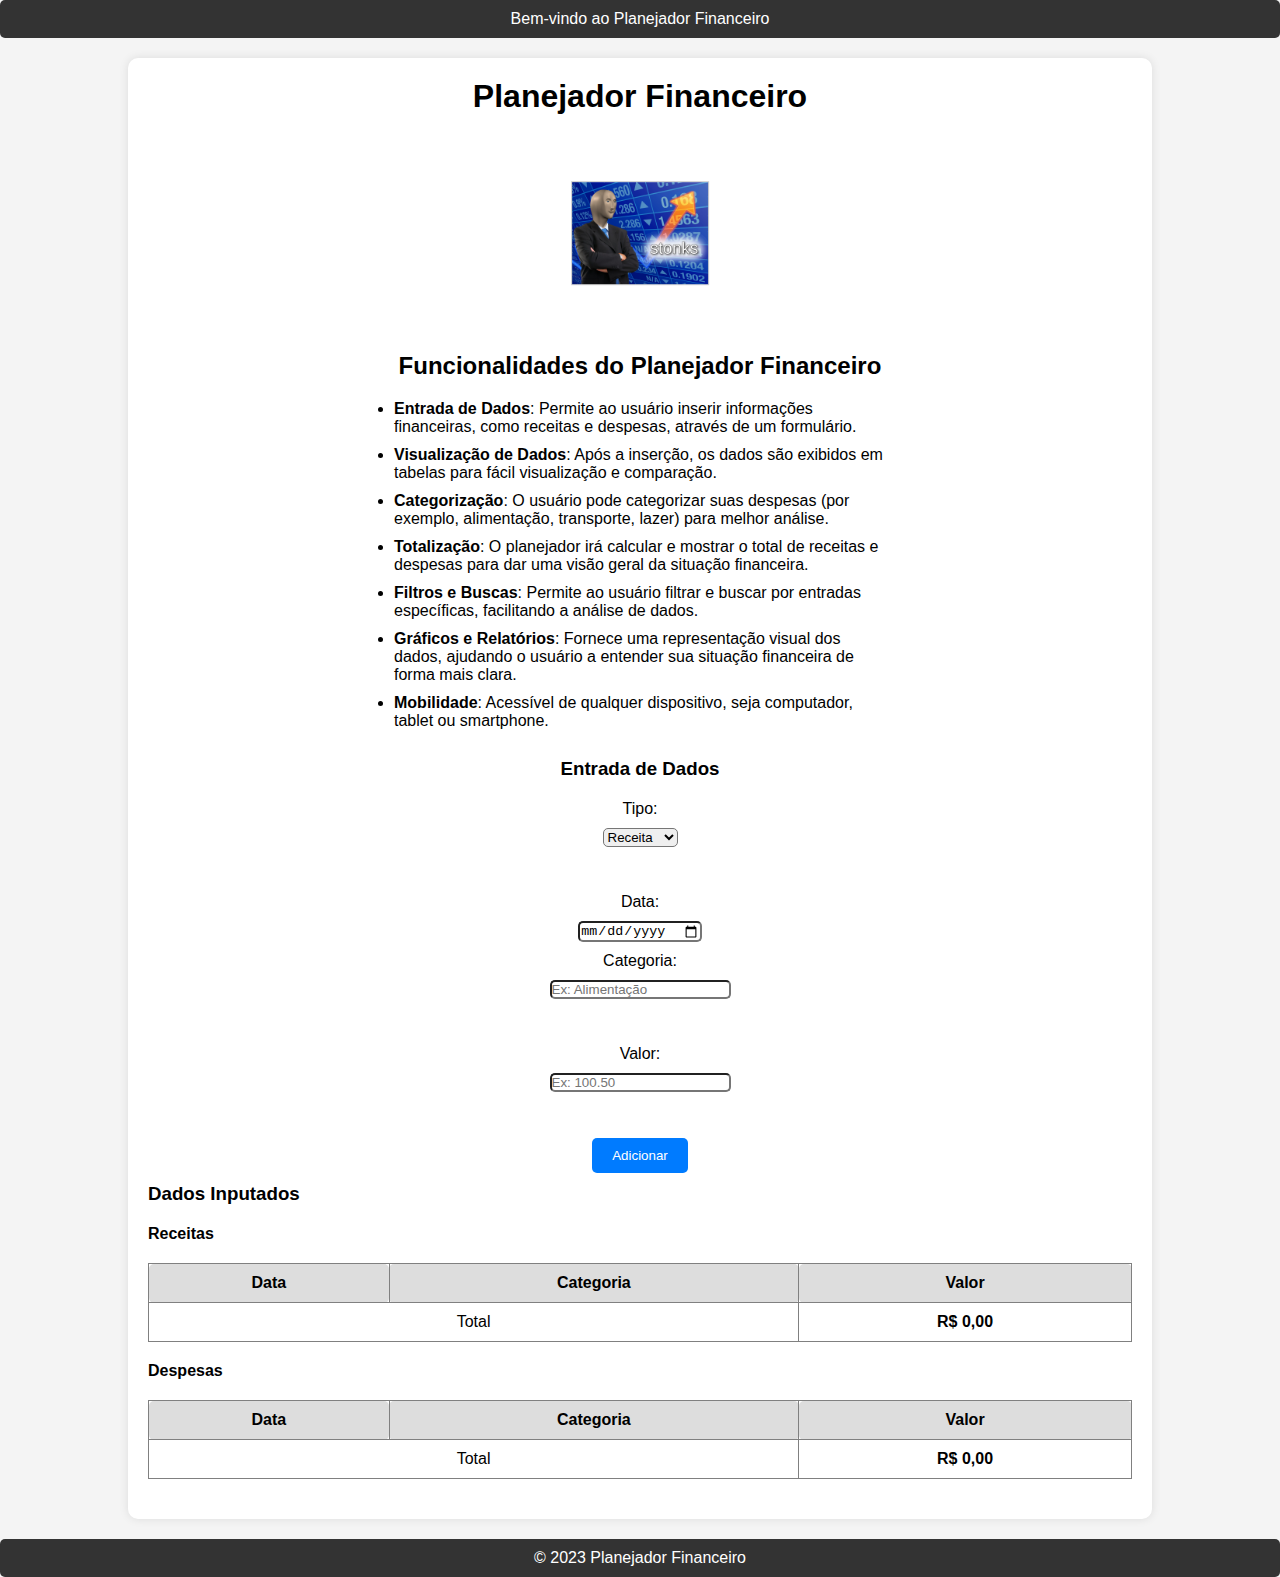
<file: ODAW - Optativa em Desenvolvimento Web/EX8/index.html>
<!DOCTYPE html>
<html lang="pt-br">

<head>
    <meta charset="utf-8" />
    <meta content="width=device-width, initial-scale=1.0" name="viewport" />
    <title>Planejador Financeiro</title>
    <link rel="stylesheet" type="text/css" href="style.css">
</head>

<body>

    <header>Bem-vindo ao Planejador Financeiro</header>
    <main>
        <article>
            <h1 id="main-title" style="text-align: center;">Planejador Financeiro</h1>

            <div id="stonks" style="position: relative; width: 20%; padding-top: 20%; overflow: hidden;">
                <div id="stonks-inner" style="position: absolute; top: 0; left: 0; bottom: 0; right: 0;">
                    <img alt="stonks" src="stonks.webp"
                        style="max-width: 70%; max-height: 70%; position: absolute; top: 50%; left: 50%; transform: translate(-50%, -50%);" />
                </div>
            </div>


            <h2 id="features-title" style="text-align: center;">Funcionalidades do Planejador Financeiro</h2>
            <!-- <ul id="features-list" style="text-align: left; margin: 0 auto; display: inline-block;"> -->
            <ul id="features-list" style="text-align: left; margin: 0 auto; width: 50%;">
                <li><strong>Entrada de Dados</strong>: Permite ao usuário inserir informações financeiras, como receitas
                    e despesas, através de um formulário.</li>
                <li><strong>Visualização de Dados</strong>: Após a inserção, os dados são exibidos em tabelas para fácil
                    visualização e comparação.</li>
                <li><strong>Categorização</strong>: O usuário pode categorizar suas despesas (por exemplo, alimentação,
                    transporte, lazer) para melhor análise.</li>
                <li><strong>Totalização</strong>: O planejador irá calcular e mostrar o total de receitas e despesas
                    para dar uma visão geral da situação financeira.</li>
                <li><strong>Filtros e Buscas</strong>: Permite ao usuário filtrar e buscar por entradas específicas,
                    facilitando a análise de dados.</li>
                <li><strong>Gráficos e Relatórios</strong>: Fornece uma representação visual dos dados, ajudando o
                    usuário a entender sua situação financeira de forma mais clara.</li>
                <li><strong>Mobilidade</strong>: Acessível de qualquer dispositivo, seja computador, tablet ou
                    smartphone.</li>
            </ul>
            <br>
            <h3 id="data-title" style="text-align: center;">Entrada de Dados</h3>
            <form id="financeForm">
                <label for="type">Tipo:</label>
                <select id="type" name="type">
                    <option value="receita">Receita</option>
                    <option value="despesa">Despesa</option>
                </select><br /><br />
                <label for="date">Data:</label><input id="date" name="dateEntry" type="date" />
                <label for="category">Categoria:</label>
                <input id="category" name="category" placeholder="Ex: Alimentação" type="text" /><br /><br />
                <label for="value">Valor:</label>
                <input id="value" name="value" placeholder="Ex: 100.50" type="number" /><br /><br />
                <input type="submit" value="Adicionar" />
            </form>
            <h3>Dados Inputados</h3>
            <h4>Receitas</h4>
            <table border="1" id="incomeTable">
                <thead>
                    <tr>
                        <th>Data</th>
                        <th>Categoria</th>
                        <th>Valor</th>
                    </tr>
                </thead>
                <tbody>
                    <!-- <tr>
                        <th>31/09/2023</th>
                        <th>Bolsa</th>
                        <th>R$ 700,00</th>
                    </tr> -->
                </tbody>
                <tfoot>
                    <tr>
                        <td colspan="2">Total</td>
                        <th id="incomeTotal">R$ 0,00</th>
                    </tr>
                </tfoot>
            </table>

            <h4>Despesas</h4>
            <table border="1" id="expenseTable">
                <thead>
                    <tr>
                        <th>Data</th>
                        <th>Categoria</th>
                        <th>Valor</th>
                    </tr>
                </thead>
                <tbody>
                    <!-- <tr>
                        <th>18/09/2023</th>
                        <th>Transporte</th>
                        <th>R$ 230,00</th>
                    </tr> -->
                    <!-- Dados de despesas serão inseridos aqui -->
                </tbody>
                <tfoot>
                    <tr>
                        <td colspan="2">Total</td>
                        <th id="expenseTotal">R$ 0,00</th>
                    </tr>
                </tfoot>
            </table>
        </article>
    </main>
    <footer>© 2023 Planejador Financeiro</footer>

    <script src="script.js"></script>

</body>

</html>
</file>
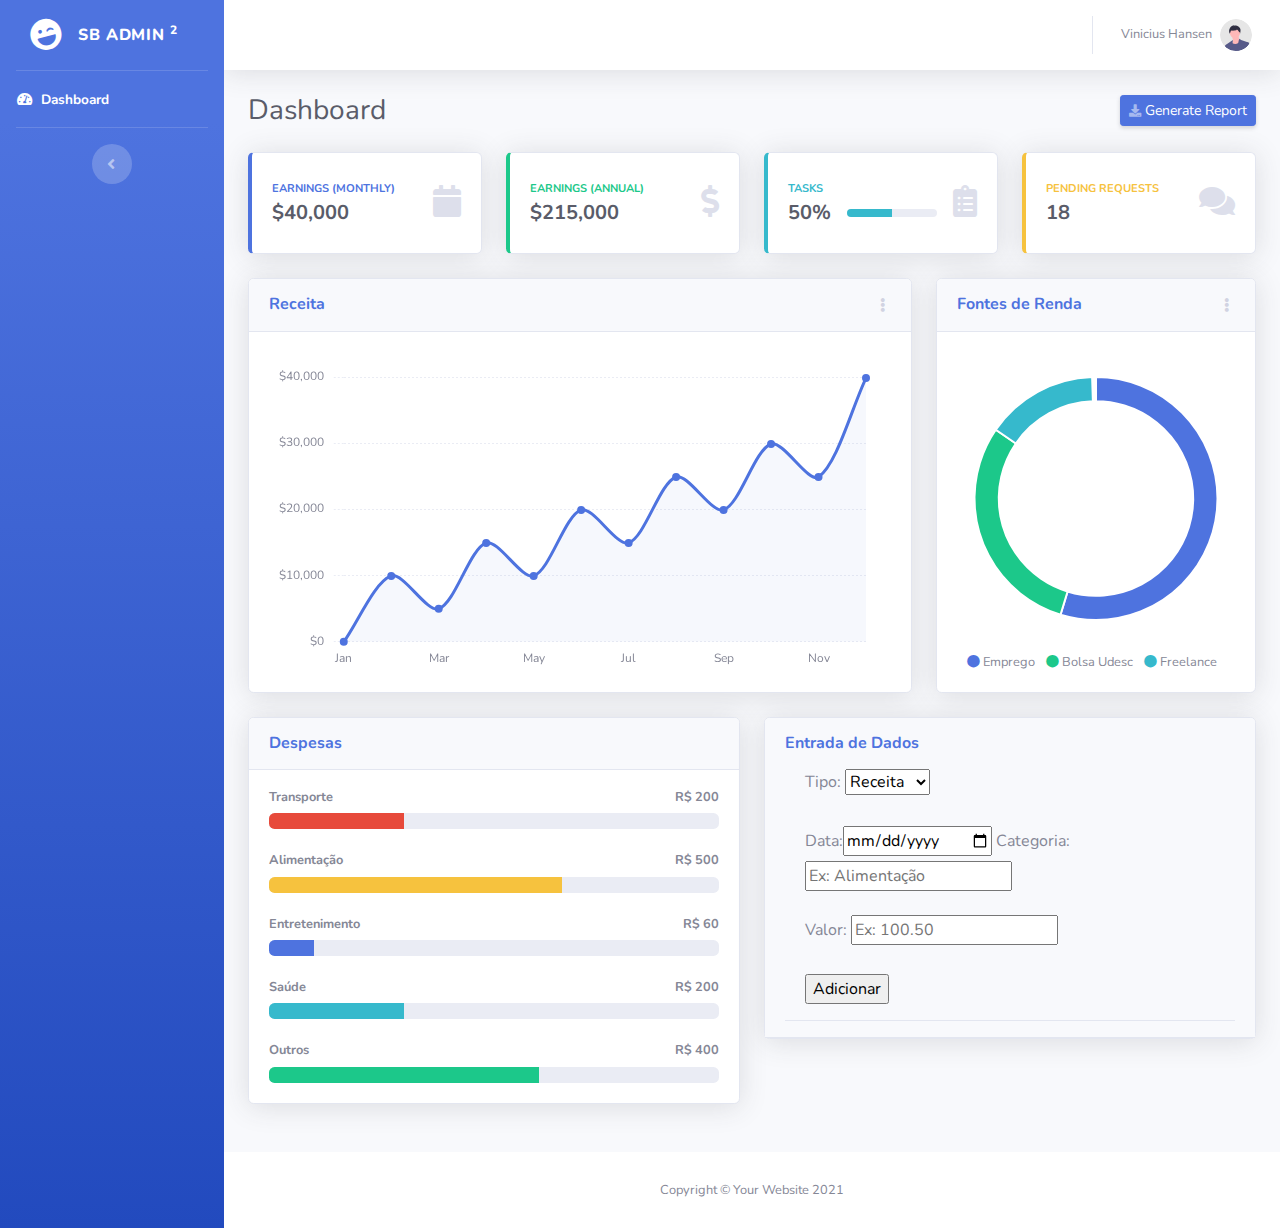
<file: ODAW - Optativa em Desenvolvimento Web/EX6/startbootstrap-sb-admin-2-gh-pages/index.html>
<!DOCTYPE html>

<html lang="en">

<head>
    <meta charset="utf-8" />
    <meta content="IE=edge" http-equiv="X-UA-Compatible" />
    <meta content="width=device-width, initial-scale=1, shrink-to-fit=no" name="viewport" />
    <meta content="" name="description" />
    <meta content="" name="author" />
    <title>Planejador Financeiro</title>
    <!-- Custom fonts for this template-->
    <link href="vendor/fontawesome-free/css/all.min.css" rel="stylesheet" type="text/css" />
    <link
        href="https://fonts.googleapis.com/css?family=Nunito:200,200i,300,300i,400,400i,600,600i,700,700i,800,800i,900,900i"
        rel="stylesheet" />
    <!-- Custom styles for this template-->
    <link href="css/sb-admin-2.min.css" rel="stylesheet" />
</head>

<body id="page-top">
    <!-- Page Wrapper -->
    <div id="wrapper">
        <!-- Sidebar -->
        <ul class="navbar-nav bg-gradient-primary sidebar sidebar-dark accordion" id="accordionSidebar">
            <!-- Sidebar - Brand -->
            <a class="sidebar-brand d-flex align-items-center justify-content-center" href="index.html">
                <div class="sidebar-brand-icon rotate-n-15">
                    <i class="fas fa-laugh-wink"></i>
                </div>
                <div class="sidebar-brand-text mx-3">SB Admin <sup>2</sup></div>
            </a>
            <!-- Divider -->
            <hr class="sidebar-divider my-0" />
            <!-- Nav Item - Dashboard -->
            <li class="nav-item active">
                <a class="nav-link" href="index.html">
                    <i class="fas fa-fw fa-tachometer-alt"></i>
                    <span>Dashboard</span></a>
            </li>

            <!-- Divider -->
            <hr class="sidebar-divider d-none d-md-block" />
            <!-- Sidebar Toggler (Sidebar) -->
            <div class="text-center d-none d-md-inline">
                <button class="rounded-circle border-0" id="sidebarToggle"></button>
            </div>
        </ul>
        <!-- End of Sidebar -->
        <!-- Content Wrapper -->
        <div class="d-flex flex-column" id="content-wrapper">
            <!-- Main Content -->
            <div id="content">
                <!-- Topbar -->
                <nav class="navbar navbar-expand navbar-light bg-white topbar mb-4 static-top shadow">
                    <!-- Sidebar Toggle (Topbar) -->
                    <button class="btn btn-link d-md-none rounded-circle mr-3" id="sidebarToggleTop">
                        <i class="fa fa-bars"></i>
                    </button>
                    <!-- Topbar Navbar -->
                    <ul class="navbar-nav ml-auto">
                        <div class="topbar-divider d-none d-sm-block"></div>
                        <!-- Nav Item - User Information -->
                        <li class="nav-item dropdown no-arrow">
                            <a aria-expanded="false" aria-haspopup="true" class="nav-link dropdown-toggle"
                                data-toggle="dropdown" href="#" id="userDropdown" role="button">
                                <span class="mr-2 d-none d-lg-inline text-gray-600 small">Vinicius Hansen</span>
                                <img class="img-profile rounded-circle" src="img/undraw_profile.svg" />
                            </a>
                            <!-- Dropdown - User Information -->
                            <div aria-labelledby="userDropdown"
                                class="dropdown-menu dropdown-menu-right shadow animated--grow-in">
                                <a class="dropdown-item" href="#">
                                    <i class="fas fa-user fa-sm fa-fw mr-2 text-gray-400"></i>
                                    Profile
                                </a>
                                <a class="dropdown-item" href="#">
                                    <i class="fas fa-cogs fa-sm fa-fw mr-2 text-gray-400"></i>
                                    Settings
                                </a>
                                <a class="dropdown-item" href="#">
                                    <i class="fas fa-list fa-sm fa-fw mr-2 text-gray-400"></i>
                                    Activity Log
                                </a>
                                <div class="dropdown-divider"></div>
                                <a class="dropdown-item" data-target="#logoutModal" data-toggle="modal" href="#">
                                    <i class="fas fa-sign-out-alt fa-sm fa-fw mr-2 text-gray-400"></i>
                                    Logout
                                </a>
                            </div>
                        </li>
                    </ul>
                </nav>
                <!-- End of Topbar -->
                <!-- Begin Page Content -->
                <div class="container-fluid">
                    <!-- Page Heading -->
                    <div class="d-sm-flex align-items-center justify-content-between mb-4">
                        <h1 class="h3 mb-0 text-gray-800">Dashboard</h1>
                        <a class="d-none d-sm-inline-block btn btn-sm btn-primary shadow-sm" href="#"><i
                                class="fas fa-download fa-sm text-white-50"></i> Generate Report</a>
                    </div>
                    <!-- Content Row -->
                    <div class="row">
                        <!-- Earnings (Monthly) Card Example -->
                        <div class="col-xl-3 col-md-6 mb-4">
                            <div class="card border-left-primary shadow h-100 py-2">
                                <div class="card-body">
                                    <div class="row no-gutters align-items-center">
                                        <div class="col mr-2">
                                            <div class="text-xs font-weight-bold text-primary text-uppercase mb-1">
                                                Earnings (Monthly)</div>
                                            <div class="h5 mb-0 font-weight-bold text-gray-800">$40,000</div>
                                        </div>
                                        <div class="col-auto">
                                            <i class="fas fa-calendar fa-2x text-gray-300"></i>
                                        </div>
                                    </div>
                                </div>
                            </div>
                        </div>
                        <!-- Earnings (Monthly) Card Example -->
                        <div class="col-xl-3 col-md-6 mb-4">
                            <div class="card border-left-success shadow h-100 py-2">
                                <div class="card-body">
                                    <div class="row no-gutters align-items-center">
                                        <div class="col mr-2">
                                            <div class="text-xs font-weight-bold text-success text-uppercase mb-1">
                                                Earnings (Annual)</div>
                                            <div class="h5 mb-0 font-weight-bold text-gray-800">$215,000</div>
                                        </div>
                                        <div class="col-auto">
                                            <i class="fas fa-dollar-sign fa-2x text-gray-300"></i>
                                        </div>
                                    </div>
                                </div>
                            </div>
                        </div>
                        <!-- Earnings (Monthly) Card Example -->
                        <div class="col-xl-3 col-md-6 mb-4">
                            <div class="card border-left-info shadow h-100 py-2">
                                <div class="card-body">
                                    <div class="row no-gutters align-items-center">
                                        <div class="col mr-2">
                                            <div class="text-xs font-weight-bold text-info text-uppercase mb-1">Tasks
                                            </div>
                                            <div class="row no-gutters align-items-center">
                                                <div class="col-auto">
                                                    <div class="h5 mb-0 mr-3 font-weight-bold text-gray-800">50%</div>
                                                </div>
                                                <div class="col">
                                                    <div class="progress progress-sm mr-2">
                                                        <div aria-valuemax="100" aria-valuemin="0" aria-valuenow="50"
                                                            class="progress-bar bg-info" role="progressbar"
                                                            style="width: 50%"></div>
                                                    </div>
                                                </div>
                                            </div>
                                        </div>
                                        <div class="col-auto">
                                            <i class="fas fa-clipboard-list fa-2x text-gray-300"></i>
                                        </div>
                                    </div>
                                </div>
                            </div>
                        </div>
                        <!-- Pending Requests Card Example -->
                        <div class="col-xl-3 col-md-6 mb-4">
                            <div class="card border-left-warning shadow h-100 py-2">
                                <div class="card-body">
                                    <div class="row no-gutters align-items-center">
                                        <div class="col mr-2">
                                            <div class="text-xs font-weight-bold text-warning text-uppercase mb-1">
                                                Pending Requests</div>
                                            <div class="h5 mb-0 font-weight-bold text-gray-800">18</div>
                                        </div>
                                        <div class="col-auto">
                                            <i class="fas fa-comments fa-2x text-gray-300"></i>
                                        </div>
                                    </div>
                                </div>
                            </div>
                        </div>
                    </div>
                    <!-- Content Row -->
                    <div class="row">
                        <!-- Area Chart -->
                        <div class="col-xl-8 col-lg-7">
                            <div class="card shadow mb-4">
                                <!-- Card Header - Dropdown -->
                                <div
                                    class="card-header py-3 d-flex flex-row align-items-center justify-content-between">
                                    <h6 class="m-0 font-weight-bold text-primary">Receita</h6>
                                    <div class="dropdown no-arrow">
                                        <a aria-expanded="false" aria-haspopup="true" class="dropdown-toggle"
                                            data-toggle="dropdown" href="#" id="dropdownMenuLink" role="button">
                                            <i class="fas fa-ellipsis-v fa-sm fa-fw text-gray-400"></i>
                                        </a>
                                        <div aria-labelledby="dropdownMenuLink"
                                            class="dropdown-menu dropdown-menu-right shadow animated--fade-in">
                                            <div class="dropdown-header">Dropdown Header:</div>
                                            <a class="dropdown-item" href="#">Action</a>
                                            <a class="dropdown-item" href="#">Another action</a>
                                            <div class="dropdown-divider"></div>
                                            <a class="dropdown-item" href="#">Something else here</a>
                                        </div>
                                    </div>
                                </div>
                                <!-- Card Body -->
                                <div class="card-body">
                                    <div class="chart-area">
                                        <canvas id="myAreaChart"></canvas>
                                    </div>
                                </div>
                            </div>
                        </div>
                        <!-- Pie Chart -->
                        <div class="col-xl-4 col-lg-5">
                            <div class="card shadow mb-4">
                                <!-- Card Header - Dropdown -->
                                <div
                                    class="card-header py-3 d-flex flex-row align-items-center justify-content-between">
                                    <h6 class="m-0 font-weight-bold text-primary">Fontes de Renda</h6>
                                    <div class="dropdown no-arrow">
                                        <a aria-expanded="false" aria-haspopup="true" class="dropdown-toggle"
                                            data-toggle="dropdown" href="#" id="dropdownMenuLink" role="button">
                                            <i class="fas fa-ellipsis-v fa-sm fa-fw text-gray-400"></i>
                                        </a>
                                        <div aria-labelledby="dropdownMenuLink"
                                            class="dropdown-menu dropdown-menu-right shadow animated--fade-in">
                                            <div class="dropdown-header">Dropdown Header:</div>
                                            <a class="dropdown-item" href="#">Action</a>
                                            <a class="dropdown-item" href="#">Another action</a>
                                            <div class="dropdown-divider"></div>
                                            <a class="dropdown-item" href="#">Something else here</a>
                                        </div>
                                    </div>
                                </div>
                                <!-- Card Body -->
                                <div class="card-body">
                                    <div class="chart-pie pt-4 pb-2">
                                        <canvas id="myPieChart"></canvas>
                                    </div>
                                    <div class="mt-4 text-center small">
                                        <span class="mr-2">
                                            <i class="fas fa-circle text-primary"></i> Emprego
                                        </span>
                                        <span class="mr-2">
                                            <i class="fas fa-circle text-success"></i> Bolsa Udesc
                                        </span>
                                        <span class="mr-2">
                                            <i class="fas fa-circle text-info"></i> Freelance
                                        </span>
                                    </div>
                                </div>
                            </div>
                        </div>
                    </div>
                    <!-- Content Row -->
                    <div class="row">
                        <!-- Content Column -->
                        <div class="col-lg-6 mb-4">
                            <!-- Project Card Example -->
                            <div class="card shadow mb-4">
                                <div class="card-header py-3">
                                    <h6 class="m-0 font-weight-bold text-primary">Despesas</h6>
                                </div>
                                <div class="card-body">
                                    <h4 class="small font-weight-bold">Transporte <span
                                            class="float-right">R$ 200</span></h4>
                                    <div class="progress mb-4">
                                        <div aria-valuemax="100" aria-valuemin="0" aria-valuenow="30"
                                            class="progress-bar bg-danger" role="progressbar" style="width: 30%"></div>
                                    </div>
                                    <h4 class="small font-weight-bold">Alimentação <span
                                            class="float-right">R$ 500</span></h4>
                                    <div class="progress mb-4">
                                        <div aria-valuemax="100" aria-valuemin="0" aria-valuenow="30"
                                            class="progress-bar bg-warning" role="progressbar" style="width: 65%"></div>
                                    </div>
                                    <h4 class="small font-weight-bold">Entretenimento <span
                                            class="float-right">R$ 60</span></h4>
                                    <div class="progress mb-4">
                                        <div aria-valuemax="100" aria-valuemin="0" aria-valuenow="10"
                                            class="progress-bar" role="progressbar" style="width: 10%"></div>
                                    </div>
                                    <h4 class="small font-weight-bold">Saúde <span
                                            class="float-right">R$ 200</span></h4>
                                    <div class="progress mb-4">
                                        <div aria-valuemax="100" aria-valuemin="0" aria-valuenow="80"
                                            class="progress-bar bg-info" role="progressbar" style="width: 30%"></div>
                                    </div>
                                    <h4 class="small font-weight-bold">Outros <span
                                            class="float-right">R$ 400</span></h4>
                                    <div class="progress">
                                        <div aria-valuemax="100" aria-valuemin="0" aria-valuenow="100"
                                            class="progress-bar bg-success" role="progressbar" style="width: 60%">
                                        </div>
                                    </div>
                                </div>
                            </div>
                        </div>
                        <div class="col-lg-6 mb-4">
                            <!-- Illustrations -->
                            <div class="card shadow mb-4">
                                <div class="card-header py-3">
                                    <h6 class="m-0 font-weight-bold text-primary">Entrada de Dados</h6>
                                    <div class="card-header py-3">
                                                    <form id="financeForm">
                                                        <label for="type">Tipo:</label>
                                                        <select id="type" name="type">
                                                            <option value="receita">Receita</option>
                                                            <option value="despesa">Despesa</option>
                                                        </select><br /><br />
                                                        <label for="date">Data:</label><input id="date" name="dateEntry"
                                                            type="date" />
                                                        <label for="category">Categoria:</label>
                                                        <input id="category" name="category"
                                                            placeholder="Ex: Alimentação" type="text" /><br /><br />
                                                        <label for="value">Valor:</label>
                                                        <input id="value" name="value" placeholder="Ex: 100.50"
                                                            type="number" /><br /><br />
                                                        <input type="submit" value="Adicionar" />
                                                    </form>
                                    </div>
                                </div>
                            </div>
                        </div>
                    </div>
                </div>
                <!-- /.container-fluid -->
            </div>
            <!-- End of Main Content -->
            <!-- Footer -->
            <footer class="sticky-footer bg-white">
                <div class="container my-auto">
                    <div class="copyright text-center my-auto">
                        <span>Copyright © Your Website 2021</span>
                    </div>
                </div>
            </footer>
            <!-- End of Footer -->
        </div>
        <!-- End of Content Wrapper -->
    </div>
    <!-- End of Page Wrapper -->
    <!-- Scroll to Top Button-->
    <a class="scroll-to-top rounded" href="#page-top">
        <i class="fas fa-angle-up"></i>
    </a>
    <!-- Logout Modal-->
    <div aria-hidden="true" aria-labelledby="exampleModalLabel" class="modal fade" id="logoutModal" role="dialog"
        tabindex="-1">
        <div class="modal-dialog" role="document">
            <div class="modal-content">
                <div class="modal-header">
                    <h5 class="modal-title" id="exampleModalLabel">Ready to Leave?</h5>
                    <button aria-label="Close" class="close" data-dismiss="modal" type="button">
                        <span aria-hidden="true">×</span>
                    </button>
                </div>
                <div class="modal-body">Select "Logout" below if you are ready to end your current session.</div>
                <div class="modal-footer">
                    <button class="btn btn-secondary" data-dismiss="modal" type="button">Cancel</button>
                    <a class="btn btn-primary" href="login.html">Logout</a>
                </div>
            </div>
        </div>
    </div>
    <!-- Bootstrap core JavaScript-->
    <script src="vendor/jquery/jquery.min.js"></script>
    <script src="vendor/bootstrap/js/bootstrap.bundle.min.js"></script>
    <!-- Core plugin JavaScript-->
    <script src="vendor/jquery-easing/jquery.easing.min.js"></script>
    <!-- Custom scripts for all pages-->
    <script src="js/sb-admin-2.min.js"></script>
    <!-- Page level plugins -->
    <script src="vendor/chart.js/Chart.min.js"></script>
    <!-- Page level custom scripts -->
    <script src="js/demo/chart-area-demo.js"></script>
    <script src="js/demo/chart-pie-demo.js"></script>
</body>

</html>
</file>
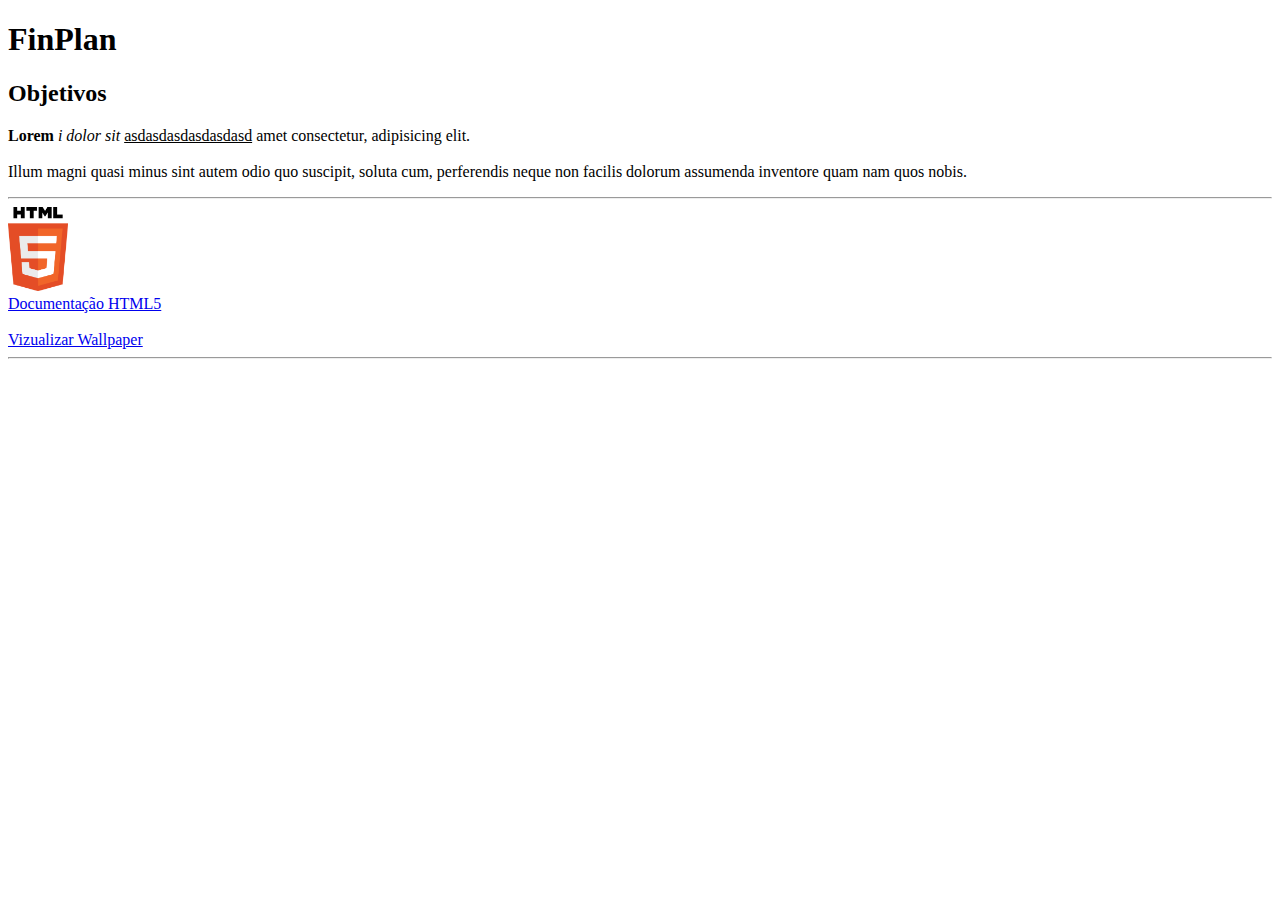
<file: ODAW - Optativa em Desenvolvimento Web/EX1/main.html>
<!DOCTYPE html>
<html lang="pt-br">
<head>
    <meta charset="UTF-8">
    <meta name="viewport" content="width=device-width, initial-scale=1.0">
    <title>FinPlan</title>
</head>
<body>
    <h1>FinPlan</h1>
    <div id="objetivos">
        <h2>Objetivos</h2>
        <p><b>Lorem</b> <i>i dolor sit</i> <u>asdasdasdasdasdasd</u> amet consectetur, adipisicing elit. <br><br>Illum magni quasi minus sint autem odio quo suscipit, soluta cum, perferendis neque non facilis dolorum assumenda inventore quam nam quos nobis.</p>
    </div>
    <hr>
    <div id="html-logo" style="height: auto; width: 60px;">
        <img src="html5-logo.png" alt="html logo" style="max-width: 100%; max-height: 100%;">
    </div>
    <div id="link">
        <a href="https://dev.w3.org/html5/spec-LC/">Documentação HTML5</a>
        <br><br>
        <a href="not_main.html"> Vizualizar Wallpaper</a>
    </div>
    <hr>
</body>
</html>
</file>
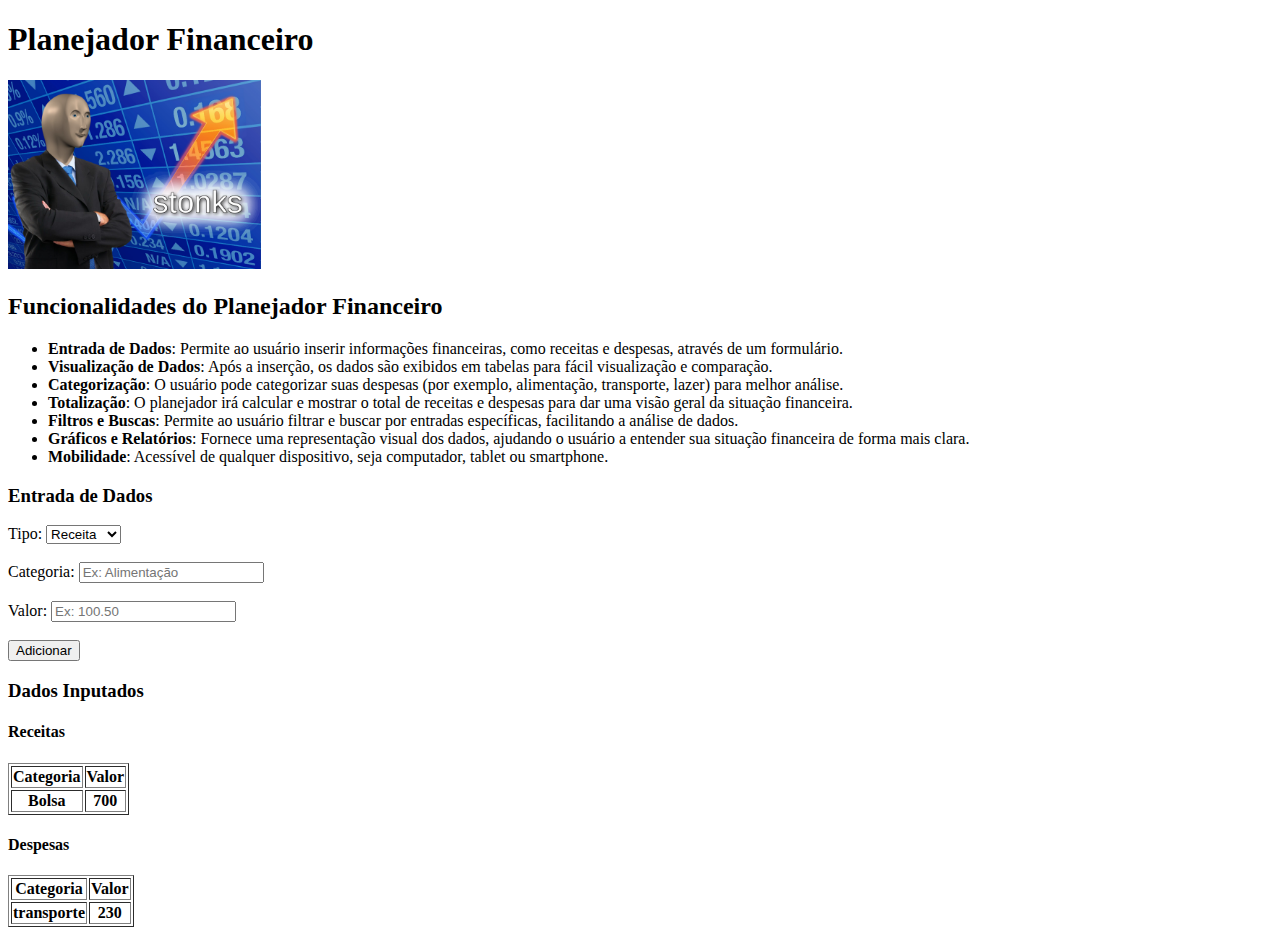
<file: ODAW - Optativa em Desenvolvimento Web/EX2/main.html>
<!DOCTYPE html>
<html lang="pt-br">

<head>
    <meta charset="UTF-8">
    <meta name="viewport" content="width=device-width, initial-scale=1.0">
    <title>Planejador Financeiro</title>
</head>

<body>

    <h1>Planejador Financeiro</h1>

    <div id="stonks" style="height: auto; width: 20%;">
        <img src="stonks.webp" alt="stonks" style="max-width: 100%; max-height: 100%;">

    </div>
    <h2>Funcionalidades do Planejador Financeiro</h2>

    <ul>
        <li><strong>Entrada de Dados</strong>: Permite ao usuário inserir informações financeiras, como receitas e
            despesas, através de um formulário.</li>
        <li><strong>Visualização de Dados</strong>: Após a inserção, os dados são exibidos em tabelas para fácil
            visualização e comparação.</li>
        <li><strong>Categorização</strong>: O usuário pode categorizar suas despesas (por exemplo, alimentação,
            transporte, lazer) para melhor análise.</li>
        <li><strong>Totalização</strong>: O planejador irá calcular e mostrar o total de receitas e despesas para dar
            uma visão geral da situação financeira.</li>
        <li><strong>Filtros e Buscas</strong>: Permite ao usuário filtrar e buscar por entradas específicas, facilitando
            a análise de dados.</li>
        <li><strong>Gráficos e Relatórios</strong>: Fornece uma representação visual dos dados, ajudando o usuário a
            entender sua situação financeira de forma mais clara.</li>
        <li><strong>Mobilidade</strong>: Acessível de qualquer dispositivo, seja computador, tablet ou smartphone.</li>
    </ul>

    <!-- Formulário para input de dados -->
    <h3>Entrada de Dados</h3>
    <form id="financeForm">
        <label for="type">Tipo:</label>
        <select id="type" name="type">
            <option value="receita">Receita</option>
            <option value="despesa">Despesa</option>
        </select><br><br>

        <label for="category">Categoria:</label>
        <input type="text" id="category" name="category" placeholder="Ex: Alimentação"><br><br>

        <label for="value">Valor:</label>
        <input type="number" id="value" name="value" placeholder="Ex: 100.50"><br><br>

        <input type="submit" value="Adicionar">
    </form>

    <!-- Tabelas para visualização dos dados -->
    <h3>Dados Inputados</h3>

    <h4>Receitas</h4>
    <table border="1" id="incomeTable">
        <thead>
            <tr>
                <th>Categoria</th>
                <th>Valor</th>
            </tr>
        </thead>
        <tbody>
            <tr>
                <th>Bolsa</th>
                <th>700</th>
            </tr>
            <!-- Dados de receitas serão inseridos aqui -->
        </tbody>
    </table>

    <h4>Despesas</h4>
    <table border="1" id="expenseTable">
        <thead>
            <tr>
                <th>Categoria</th>
                <th>Valor</th>
            </tr>
        </thead>
        <tbody>
            <tr>
                <th>transporte</th>
                <th>230</th>
            </tr>
            <!-- Dados de despesas serão inseridos aqui -->
        </tbody>
    </table>


</body>

</html>
</file>
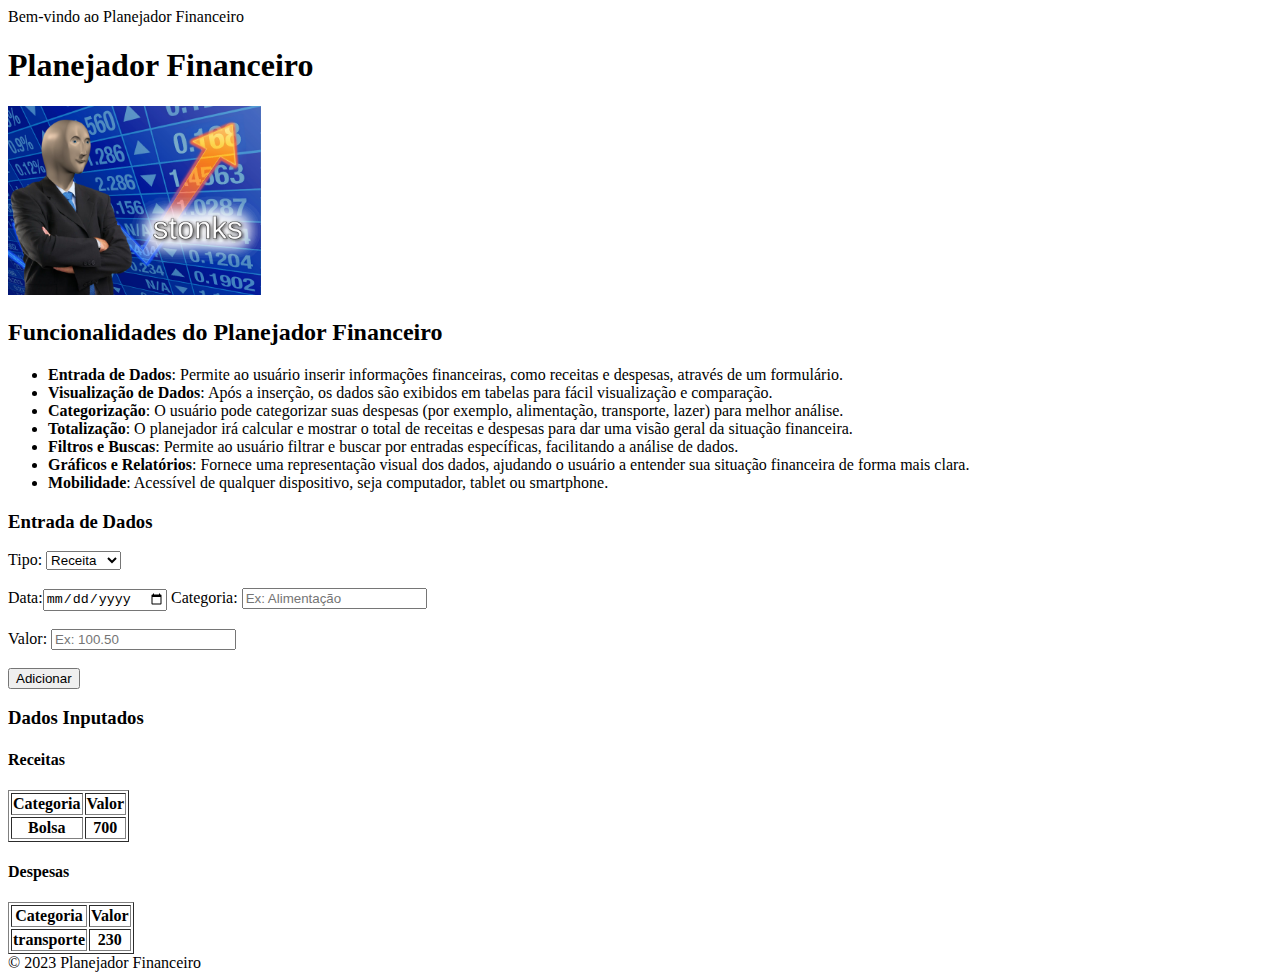
<file: ODAW - Optativa em Desenvolvimento Web/EX3/main.html>
<!DOCTYPE html>

<html lang="pt-br">

<head>
    <meta charset="utf-8" />
    <meta content="width=device-width, initial-scale=1.0" name="viewport" />
    <title>Planejador Financeiro</title>
</head>

<body>
    <header>Bem-vindo ao Planejador Financeiro</header>
    <main>
        <article>
            <h1>Planejador Financeiro</h1>
            <div id="stonks" style="height: auto; width: 20%;">
                <img alt="stonks" src="stonks.webp" style="max-width: 100%; max-height: 100%;" />
            </div>
            <h2>Funcionalidades do Planejador Financeiro</h2>
            <ul>
                <li><strong>Entrada de Dados</strong>: Permite ao usuário inserir informações financeiras, como receitas
                    e despesas, através de um formulário.</li>
                <li><strong>Visualização de Dados</strong>: Após a inserção, os dados são exibidos em tabelas para fácil
                    visualização e comparação.</li>
                <li><strong>Categorização</strong>: O usuário pode categorizar suas despesas (por exemplo, alimentação,
                    transporte, lazer) para melhor análise.</li>
                <li><strong>Totalização</strong>: O planejador irá calcular e mostrar o total de receitas e despesas
                    para dar uma visão geral da situação financeira.</li>
                <li><strong>Filtros e Buscas</strong>: Permite ao usuário filtrar e buscar por entradas específicas,
                    facilitando a análise de dados.</li>
                <li><strong>Gráficos e Relatórios</strong>: Fornece uma representação visual dos dados, ajudando o
                    usuário a entender sua situação financeira de forma mais clara.</li>
                <li><strong>Mobilidade</strong>: Acessível de qualquer dispositivo, seja computador, tablet ou
                    smartphone.</li>
            </ul>
            <!-- Formulário para input de dados -->
            <h3>Entrada de Dados</h3>
            <form id="financeForm">
                <label for="type">Tipo:</label>
                <select id="type" name="type">
                    <option value="receita">Receita</option>
                    <option value="despesa">Despesa</option>
                </select><br /><br /><label for="date">Data:</label><input id="date" name="dateEntry" type="date" />
                <label for="category">Categoria:</label>
                <input id="category" name="category" placeholder="Ex: Alimentação" type="text" /><br /><br />
                <label for="value">Valor:</label>
                <input id="value" name="value" placeholder="Ex: 100.50" type="number" /><br /><br />
                <input type="submit" value="Adicionar" />
            </form>
            <!-- Tabelas para visualização dos dados -->
            <h3>Dados Inputados</h3>
            <h4>Receitas</h4>
            <table border="1" id="incomeTable">
                <thead>
                    <tr>
                        <th>Categoria</th>
                        <th>Valor</th>
                    </tr>
                </thead>
                <tbody>
                    <tr>
                        <th>Bolsa</th>
                        <th>700</th>
                    </tr>
                    <!-- Dados de receitas serão inseridos aqui -->
                </tbody>
            </table>
            <h4>Despesas</h4>
            <table border="1" id="expenseTable">
                <thead>
                    <tr>
                        <th>Categoria</th>
                        <th>Valor</th>
                    </tr>
                </thead>
                <tbody>
                    <tr>
                        <th>transporte</th>
                        <th>230</th>
                    </tr>
                    <!-- Dados de despesas serão inseridos aqui -->
                </tbody>
            </table>
        </article>
    </main>
    <footer>© 2023 Planejador Financeiro</footer>
</body>

</html>
</file>
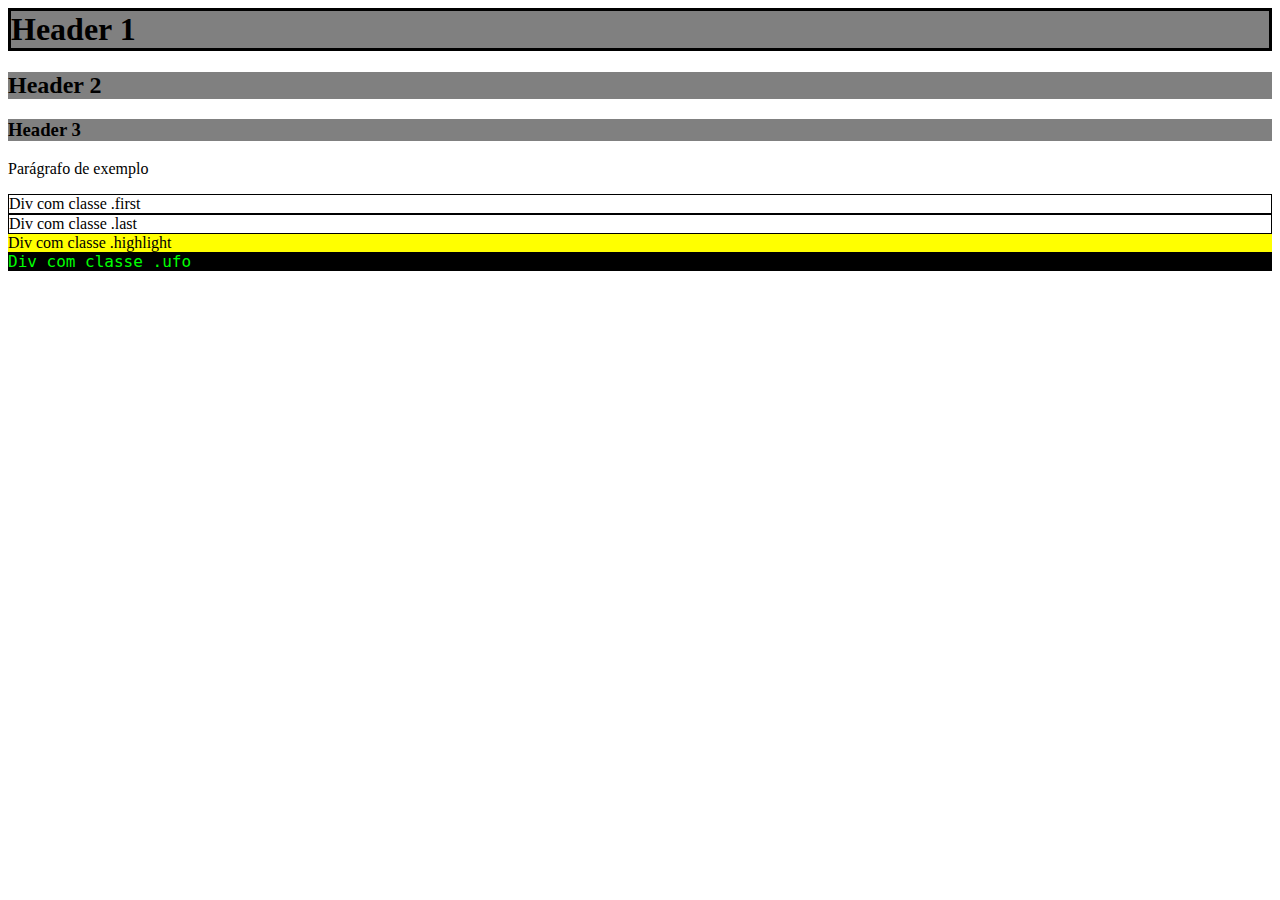
<file: ODAW - Optativa em Desenvolvimento Web/EX4/css_test.html>
<html>
<head>
<title>Teste de CSS</title>
<link rel="stylesheet" type="text/css" href="amostra1.css">
</head>
<body bgcolor="White">
<!-- Additional content can be added here -->
<h1>Header 1</h1>
<h2>Header 2</h2>
<h3>Header 3</h3>
<p>Parágrafo de exemplo</p>
<div class="first">Div com classe .first</div>
<div class="last">Div com classe .last</div>
<div class="highlight">Div com classe .highlight</div>
<div class="ufo">Div com classe .ufo</div>
</body>
</html>
</file>
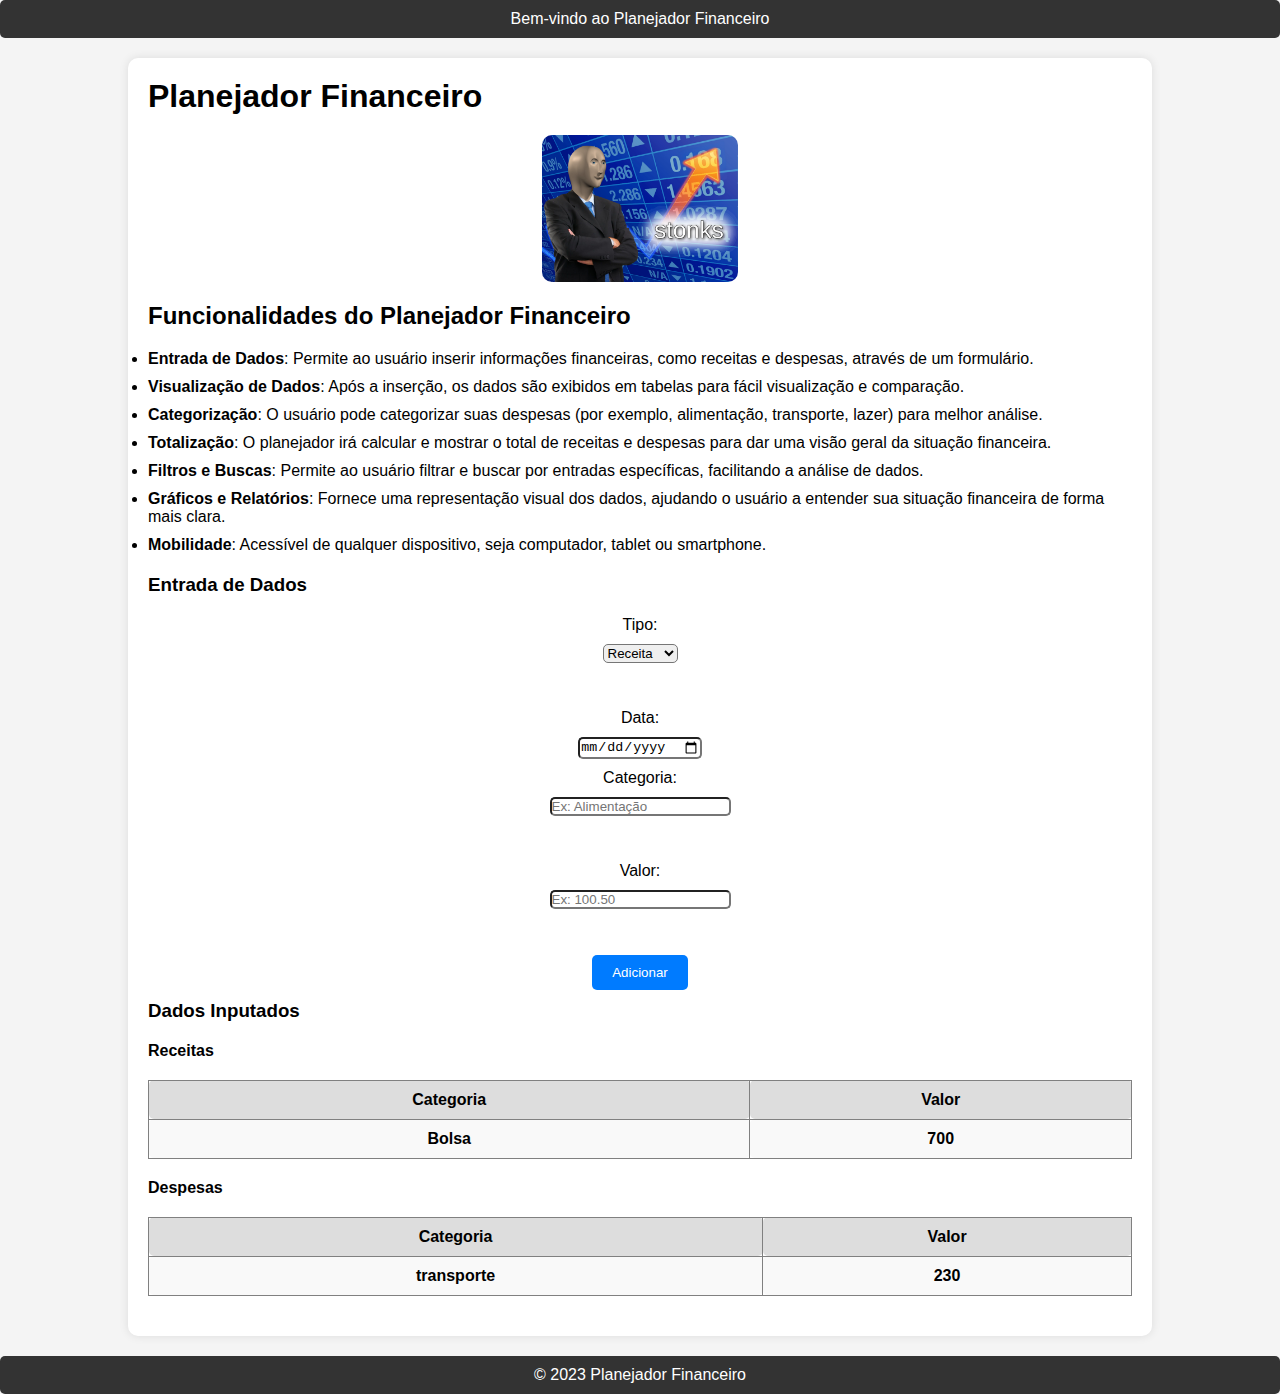
<file: ODAW - Optativa em Desenvolvimento Web/EX5/main.html>
<!DOCTYPE html>
<html lang="pt-br">
<head>
    <meta charset="utf-8"/>
    <meta content="width=device-width, initial-scale=1.0" name="viewport"/>
    <title>Planejador Financeiro</title>
    <link rel="stylesheet" type="text/css" href="style.css  ">
</head>
<body>
    <header>Bem-vindo ao Planejador Financeiro</header>
    <main>
        <article>
            <h1>Planejador Financeiro</h1>
            <div id="stonks" style="height: auto; width: 20%;">
                <img alt="stonks" src="stonks.webp" style="max-width: 100%; max-height: 100%;"/>
            </div>
            <h2>Funcionalidades do Planejador Financeiro</h2>
            <ul>
                <li><strong>Entrada de Dados</strong>: Permite ao usuário inserir informações financeiras, como receitas e despesas, através de um formulário.</li>
                <li><strong>Visualização de Dados</strong>: Após a inserção, os dados são exibidos em tabelas para fácil visualização e comparação.</li>
                <li><strong>Categorização</strong>: O usuário pode categorizar suas despesas (por exemplo, alimentação, transporte, lazer) para melhor análise.</li>
                <li><strong>Totalização</strong>: O planejador irá calcular e mostrar o total de receitas e despesas para dar uma visão geral da situação financeira.</li>
                <li><strong>Filtros e Buscas</strong>: Permite ao usuário filtrar e buscar por entradas específicas, facilitando a análise de dados.</li>
                <li><strong>Gráficos e Relatórios</strong>: Fornece uma representação visual dos dados, ajudando o usuário a entender sua situação financeira de forma mais clara.</li>
                <li><strong>Mobilidade</strong>: Acessível de qualquer dispositivo, seja computador, tablet ou smartphone.</li>
            </ul>
            <h3>Entrada de Dados</h3>
            <form id="financeForm">
                <label for="type">Tipo:</label>
                <select id="type" name="type">
                    <option value="receita">Receita</option>
                    <option value="despesa">Despesa</option>
                </select><br/><br/>
                <label for="date">Data:</label><input id="date" name="dateEntry" type="date"/>
                <label for="category">Categoria:</label>
                <input id="category" name="category" placeholder="Ex: Alimentação" type="text"/><br/><br/>
                <label for="value">Valor:</label>
                <input id="value" name="value" placeholder="Ex: 100.50" type="number"/><br/><br/>
                <input type="submit" value="Adicionar"/>
            </form>
            <h3>Dados Inputados</h3>
            <h4>Receitas</h4>
            <table border="1" id="incomeTable">
                <thead>
                    <tr>
                        <th>Categoria</th>
                        <th>Valor</th>
                    </tr>
                </thead>
                <tbody>
                    <tr>
                        <th>Bolsa</th>
                        <th>700</th>
                    </tr>
                </tbody>
            </table>
            <h4>Despesas</h4>
            <table border="1" id="expenseTable">
                <thead>
                    <tr>
                        <th>Categoria</th>
                        <th>Valor</th>
                    </tr>
                </thead>
                <tbody>
                    <tr>
                        <th>transporte</th>
                        <th>230</th>
                    </tr>
                    <!-- Dados de despesas serão inseridos aqui -->
                </tbody>
            </table>
        </article>
    </main>
    <footer>© 2023 Planejador Financeiro</footer>
</body>
</html>
</file>
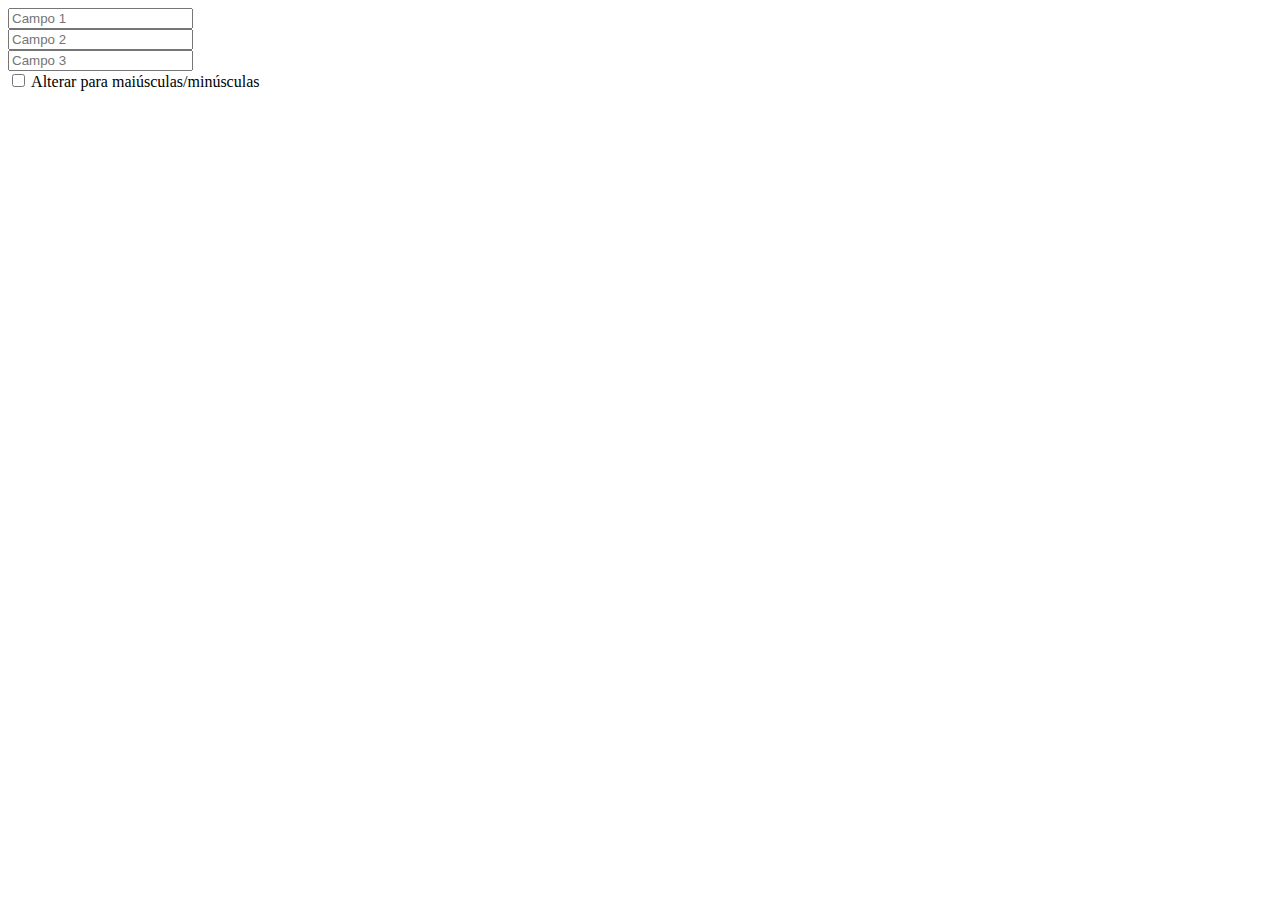
<file: ODAW - Optativa em Desenvolvimento Web/EX7/1.html>
<!DOCTYPE html>
<html>
<head>
    <title>Exemplo 1</title>
</head>
<body>
    <form id="form1">
        <input type="text" id="campo1" placeholder="Campo 1" /><br>
        <input type="text" id="campo2" placeholder="Campo 2" /><br>
        <input type="text" id="campo3" placeholder="Campo 3" /><br>
        <input type="checkbox" id="checkbox" onclick="alterarCaso()" /> Alterar para maiúsculas/minúsculas
    </form>

    <script>
        function alterarCaso() {
            var checkbox = document.getElementById('checkbox');
            var campo1 = document.getElementById('campo1');
            var campo2 = document.getElementById('campo2');
            var campo3 = document.getElementById('campo3');

            if (checkbox.checked) {
                campo1.value = campo1.value.toUpperCase();
                campo2.value = campo2.value.toUpperCase();
                campo3.value = campo3.value.toUpperCase();
            } else {
                campo1.value = campo1.value.toLowerCase();
                campo2.value = campo2.value.toLowerCase();
                campo3.value = campo3.value.toLowerCase();
            }
        }
    </script>
</body>
</html>
</file>
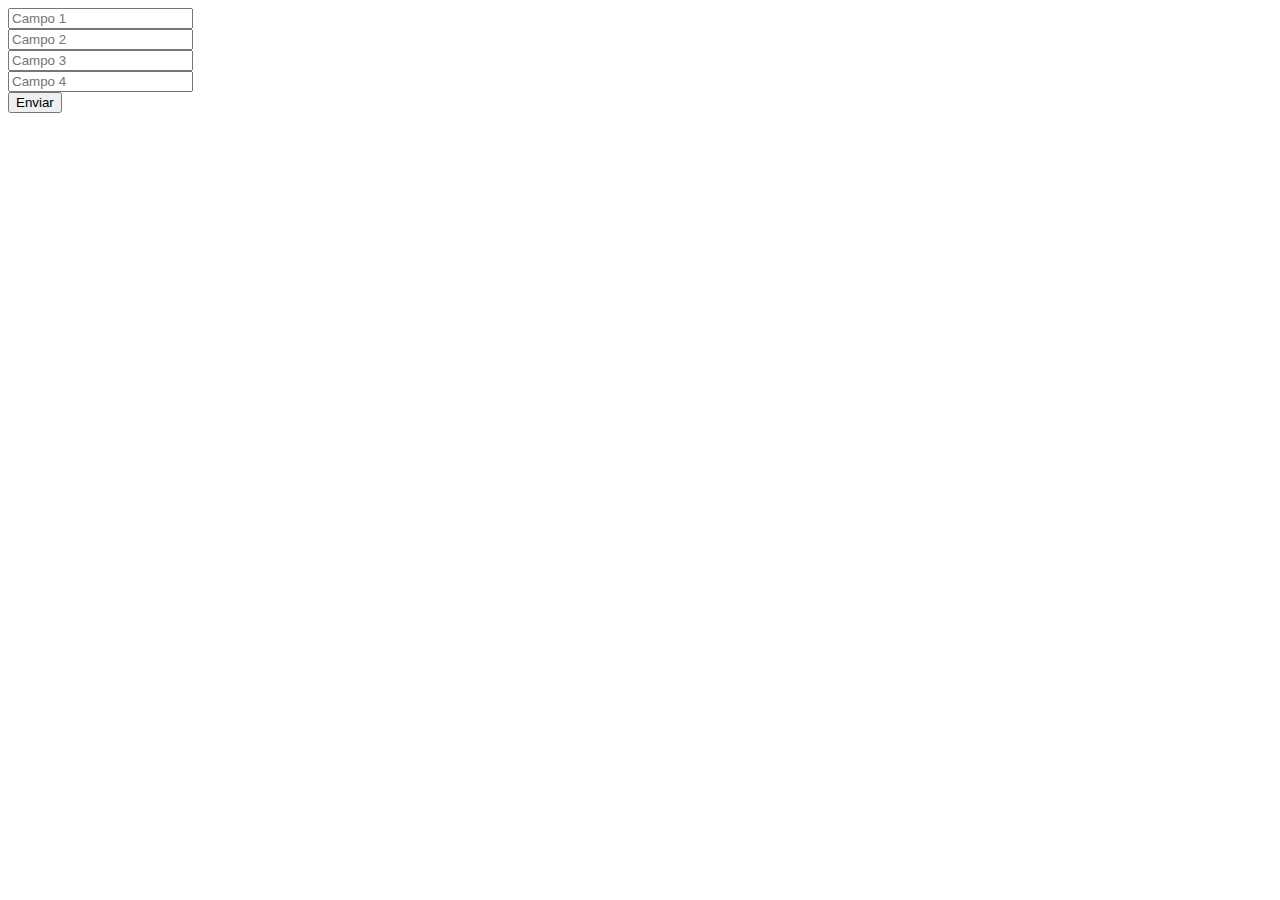
<file: ODAW - Optativa em Desenvolvimento Web/EX7/2.html>
<!DOCTYPE html>
<html>
<head>
    <title>Exemplo 2</title>
</head>
<body>
    <form id="form2" onsubmit="validarForm(); return false;">
        <input type="text" id="campo1" placeholder="Campo 1" required /><br>
        <input type="text" id="campo2" placeholder="Campo 2" required /><br>
        <input type="text" id="campo3" placeholder="Campo 3" required /><br>
        <input type="text" id="campo4" placeholder="Campo 4" required /><br>
        <button type="submit">Enviar</button>
    </form>

    <script>
        function validarForm() {
            var form = document.getElementById('form2');
            if (form.checkValidity()) {
                alert('Sucesso');
            } else {
                alert('Erro: Preencha todos os campos obrigatórios.');
            }
        }
    </script>
</body>
</html>
</file>
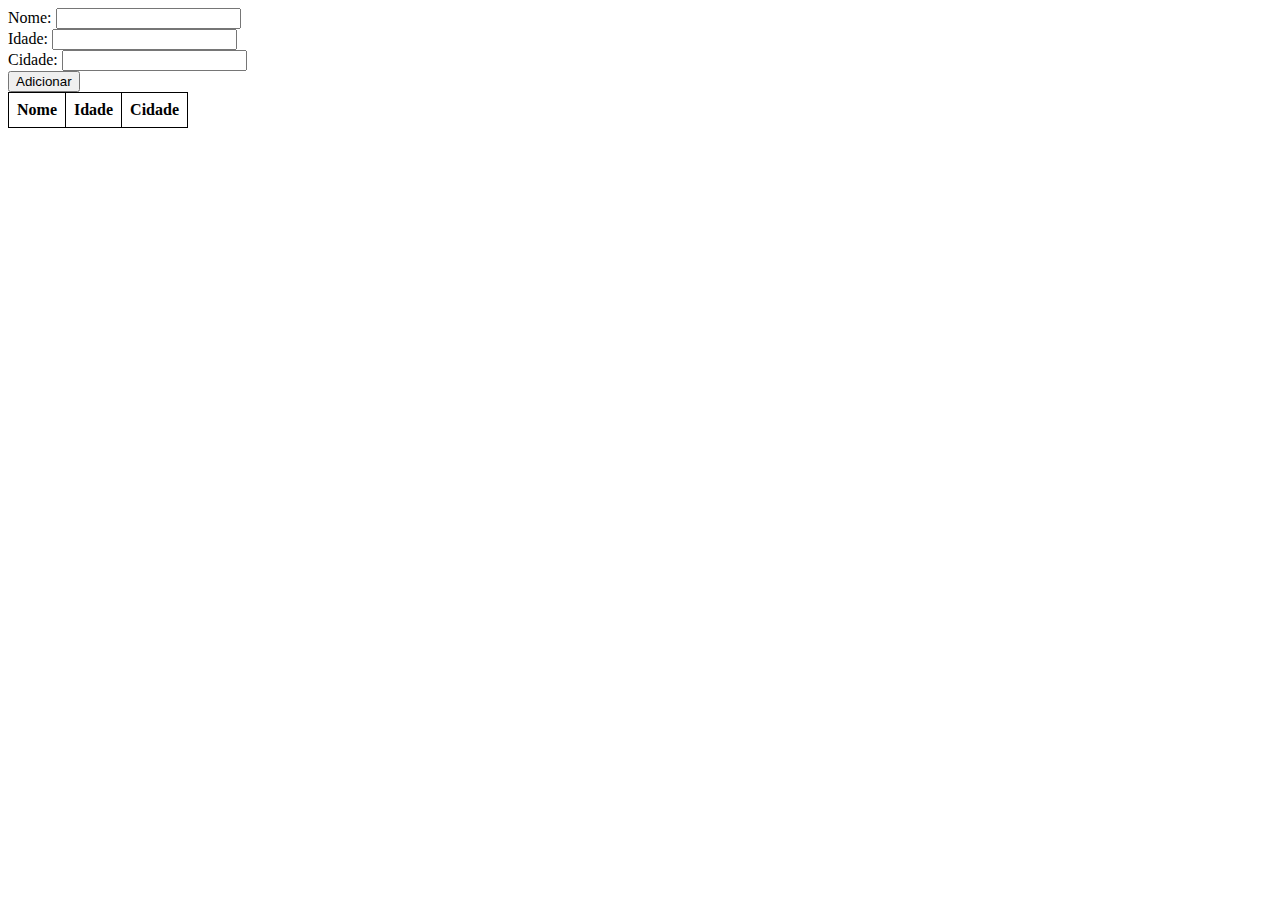
<file: ODAW - Optativa em Desenvolvimento Web/EX7/4.html>
<!DOCTYPE html>
<html>
<head>
    <title>Exemplo de Tabela com Input de Dados</title>
    <style>
        table, th, td {
            border: 1px solid black;
            border-collapse: collapse;
        }
        th, td {
            padding: 8px;
            text-align: left;
        }
    </style>
</head>
<body>

    <form id="dataForm">
        Nome: <input type="text" id="nome" required><br>
        Idade: <input type="number" id="idade" required><br>
        Cidade: <input type="text" id="cidade" required><br>
        <button type="button" onclick="adicionarDados()">Adicionar</button>
    </form>

    <table id="dataTable">
        <tr>
            <th>Nome</th>
            <th>Idade</th>
            <th>Cidade</th>
        </tr>
    </table>

    <script>
        function adicionarDados() {
            var nome = document.getElementById('nome').value;
            var idade = document.getElementById('idade').value;
            var cidade = document.getElementById('cidade').value;

            var table = document.getElementById('dataTable');
            var row = table.insertRow();
            var cell1 = row.insertCell(0);
            var cell2 = row.insertCell(1);
            var cell3 = row.insertCell(2);

            cell1.innerHTML = nome;
            cell2.innerHTML = idade;
            cell3.innerHTML = cidade;

            // Limpar os campos do formulário após adicionar os dados à tabela
            document.getElementById('nome').value = '';
            document.getElementById('idade').value = '';
            document.getElementById('cidade').value = '';
        }
    </script>
</body>
</html>
</file>
<file: ODAW - Optativa em Desenvolvimento Web/EX4/amostra1.css>
/* Modificações Simples */
h1, h2, h3 {
    color: black; /* Example color, can be changed */
    background-color: grey; /* Example color, can be changed */
}

p {
    font-size: 12pt;
}

.first, .last {
    border-width: thin;
    border-style: solid;
    border-color: black; /* Example color, can be changed */
}

h1 {
    border-style: solid;
}

/* Acrescentar Novas Classes */
.highlight {
    background-color: #FFFF00;
}

.ufo {
    font-family: monospace;
    font-size: large;
    color: #00FF00;
    background-color: #000000;
}
</file>
<file: ODAW - Optativa em Desenvolvimento Web/EX8/style.css>
/* Reset básico para remover estilos padrão do navegador */
* {
    margin: 0;
    padding: 0;
    box-sizing: border-box;
}

body {
    font-family: Arial, sans-serif;
    background-color: #f4f4f4;
    display: flex;
    flex-direction: column;
    align-items: center;
}

header, footer {
    background-color: #333;
    color: #fff;
    padding: 10px 0;
    width: 100%;
    text-align: center;
    border-radius: 5px;
}

main {
    background-color: #fff;
    margin: 20px 0;
    padding: 20px;
    width: 80%;
    border-radius: 10px;
    box-shadow: 0 0 10px rgba(0, 0, 0, 0.1);
}

h1, h2, h3, h4 {
    margin-bottom: 20px;
}

ul {
    margin-bottom: 20px;
}

li {
    margin-bottom: 10px;
}

#stonks {
    margin: 20px auto;
    border-radius: 10px;
    overflow: hidden;
}

img {
    display: block;
    margin: 0 auto;
}

form {
    display: flex;
    flex-direction: column;
    align-items: center;
}

label, select, input {
    margin-bottom: 10px;
    border-radius: 5px;
}

table {
    width: 100%;
    margin-bottom: 20px;
    border-collapse: collapse;
}

th, td {
    padding: 10px;
    text-align: center;
    border-radius: 5px;
}

thead {
    background-color: #ddd;
}

tbody tr:nth-child(odd) {
    background-color: #f9f9f9;
}

input[type="submit"] {
    background-color: #007BFF;
    color: #fff;
    padding: 10px 20px;
    border: none;
    border-radius: 5px;
    cursor: pointer;
    transition: background-color 0.3s;
}

input[type="submit"]:hover {
    background-color: #0056b3;
}

------------------   Rotação da imagem  ------------------


#stonks {
    height: auto;
    width: 20%;
    display: flex;
    justify-content: center;
    align-items: center;
    overflow: hidden;
}

#stonks img {
    max-width: 80%;
    max-height: 80%;
    border: 1px solid #ccc; /* Adicionado apenas para visualizar a borda da imagem, pode ser removido */
}


@keyframes rotate {
    from {
        transform: rotate(0deg);
    }
    to {
        transform: rotate(360deg);
    }
}


#stonks-inner {
    animation: rotate 5s linear infinite;
}




@keyframes fadeIn {
    from {
        opacity: 0;
    }
    to {
        opacity: 1;
    }
}

.fade-in {
    animation: fadeIn 2s ease-in-out;
}

.fade-in-fast {
    animation: fadeIn 1.5s ease-in-out;
}
</file>
<file: ODAW - Optativa em Desenvolvimento Web/EX5/style.css>
/* Reset básico para remover estilos padrão do navegador */
* {
    margin: 0;
    padding: 0;
    box-sizing: border-box;
}

body {
    font-family: Arial, sans-serif;
    background-color: #f4f4f4;
    display: flex;
    flex-direction: column;
    align-items: center;
}

header, footer {
    background-color: #333;
    color: #fff;
    padding: 10px 0;
    width: 100%;
    text-align: center;
    border-radius: 5px;
}

main {
    background-color: #fff;
    margin: 20px 0;
    padding: 20px;
    width: 80%;
    border-radius: 10px;
    box-shadow: 0 0 10px rgba(0, 0, 0, 0.1);
}

h1, h2, h3, h4 {
    margin-bottom: 20px;
}

ul {
    margin-bottom: 20px;
}

li {
    margin-bottom: 10px;
}

#stonks {
    margin: 20px auto;
    border-radius: 10px;
    overflow: hidden;
}

img {
    display: block;
    margin: 0 auto;
}

form {
    display: flex;
    flex-direction: column;
    align-items: center;
}

label, select, input {
    margin-bottom: 10px;
    border-radius: 5px;
}

table {
    width: 100%;
    margin-bottom: 20px;
    border-collapse: collapse;
}

th, td {
    padding: 10px;
    text-align: center;
    border-radius: 5px;
}

thead {
    background-color: #ddd;
}

tbody tr:nth-child(odd) {
    background-color: #f9f9f9;
}

input[type="submit"] {
    background-color: #007BFF;
    color: #fff;
    padding: 10px 20px;
    border: none;
    border-radius: 5px;
    cursor: pointer;
    transition: background-color 0.3s;
}

input[type="submit"]:hover {
    background-color: #0056b3;
}
</file>
